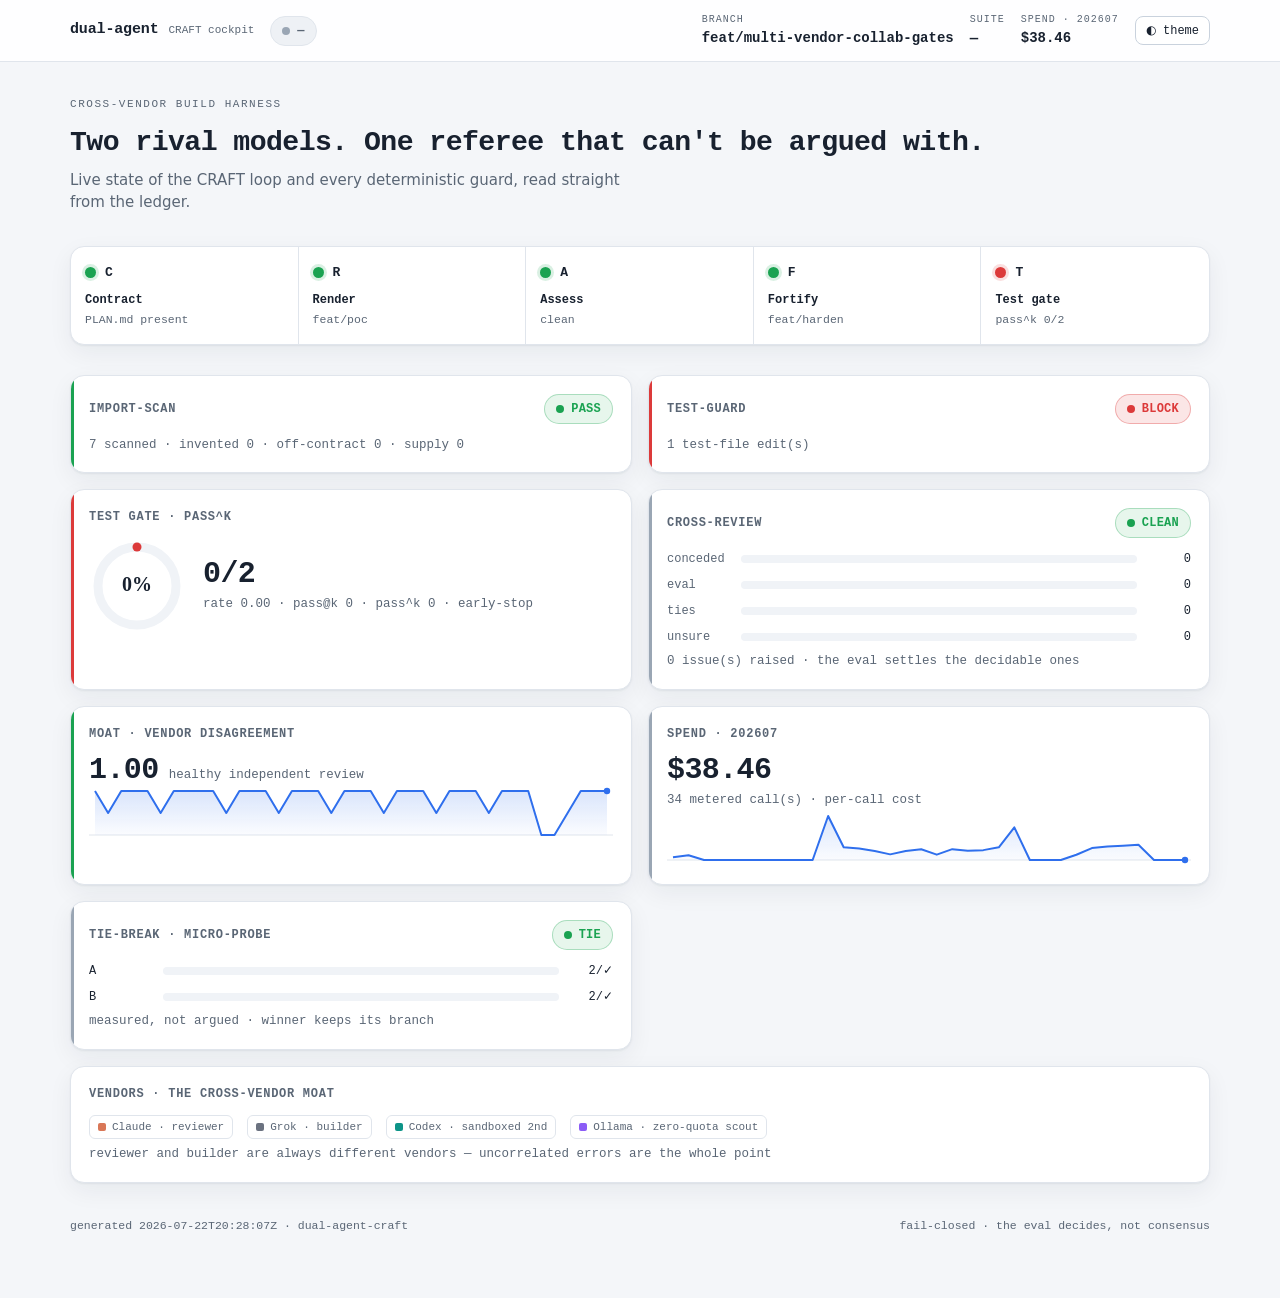
<file: dashboard.html>
<!doctype html>
<html lang="en">
<head>
<meta charset="utf-8">
<meta name="viewport" content="width=device-width, initial-scale=1">
<title>Dual-Agent CRAFT — Cockpit</title>
<style>
:root{
  --mono: ui-monospace,"JetBrains Mono","SF Mono","Cascadia Code",Menlo,Consolas,monospace;
  --sans: system-ui,-apple-system,"Segoe UI",Roboto,Helvetica,Arial,sans-serif;
  --ground:#f4f6f9; --surface:#ffffff; --surface-2:#f0f3f7;
  --ink:#18212f; --muted:#5a6675; --line:#e0e5ec; --line-strong:#c9d2dd;
  --accent:#2f6fed; --accent-ink:#ffffff;
  --ok:#1aa251; --warn:#c9820a; --crit:#dc3a3a; --idle:#9aa6b4;
  --ok-bg:#e7f6ec; --warn-bg:#fbf1dc; --crit-bg:#fbe6e6; --idle-bg:#eef1f5;
  --claude:#d97757; --grok:#6b7280; --codex:#0d9488; --ollama:#8b5cf6;
  --shadow:0 1px 2px rgba(20,30,48,.06),0 8px 24px rgba(20,30,48,.06);
  --r:14px;
}
@media (prefers-color-scheme:dark){
  :root{
    --ground:#0c1117; --surface:#141b24; --surface-2:#0f161e;
    --ink:#e7edf5; --muted:#8b98a9; --line:#232d3a; --line-strong:#31404f;
    --accent:#5b9bff; --accent-ink:#0b1017;
    --ok:#3ad07f; --warn:#f0b429; --crit:#ff6b6b; --idle:#5c6b7c;
    --ok-bg:#10241a; --warn-bg:#2a2110; --crit-bg:#2a1414; --idle-bg:#171f28;
    --claude:#e08a6b; --grok:#9aa3ad; --codex:#22b8a6; --ollama:#a78bfa;
    --shadow:0 1px 2px rgba(0,0,0,.4),0 10px 30px rgba(0,0,0,.35);
  }
}
:root[data-theme="light"]{
  --ground:#f4f6f9; --surface:#ffffff; --surface-2:#f0f3f7;
  --ink:#18212f; --muted:#5a6675; --line:#e0e5ec; --line-strong:#c9d2dd;
  --accent:#2f6fed; --accent-ink:#ffffff;
  --ok:#1aa251; --warn:#c9820a; --crit:#dc3a3a; --idle:#9aa6b4;
  --ok-bg:#e7f6ec; --warn-bg:#fbf1dc; --crit-bg:#fbe6e6; --idle-bg:#eef1f5;
  --claude:#d97757; --grok:#6b7280; --codex:#0d9488; --ollama:#8b5cf6;
  --shadow:0 1px 2px rgba(20,30,48,.06),0 8px 24px rgba(20,30,48,.06);
}
:root[data-theme="dark"]{
  --ground:#0c1117; --surface:#141b24; --surface-2:#0f161e;
  --ink:#e7edf5; --muted:#8b98a9; --line:#232d3a; --line-strong:#31404f;
  --accent:#5b9bff; --accent-ink:#0b1017;
  --ok:#3ad07f; --warn:#f0b429; --crit:#ff6b6b; --idle:#5c6b7c;
  --ok-bg:#10241a; --warn-bg:#2a2110; --crit-bg:#2a1414; --idle-bg:#171f28;
  --claude:#e08a6b; --grok:#9aa3ad; --codex:#22b8a6; --ollama:#a78bfa;
  --shadow:0 1px 2px rgba(0,0,0,.4),0 10px 30px rgba(0,0,0,.35);
}
*{box-sizing:border-box}
html,body{margin:0}
body{
  background:var(--ground); color:var(--ink); font-family:var(--sans);
  font-size:15px; line-height:1.5; -webkit-font-smoothing:antialiased;
}
.wrap{max-width:1180px; margin:0 auto; padding:0 20px 64px}
.mono{font-family:var(--mono); font-variant-numeric:tabular-nums}
.eyebrow{font-family:var(--mono); font-size:11px; letter-spacing:.14em; text-transform:uppercase; color:var(--muted)}

/* --- top status bar --- */
header.bar{
  position:sticky; top:0; z-index:20; background:color-mix(in srgb,var(--surface) 88%,transparent);
  backdrop-filter:blur(10px); border-bottom:1px solid var(--line);
}
.bar-in{max-width:1180px; margin:0 auto; padding:12px 20px; display:flex; align-items:center; gap:16px; flex-wrap:wrap}
.brand{display:flex; align-items:baseline; gap:10px}
.brand b{font-family:var(--mono); font-size:15px; letter-spacing:-.01em}
.brand .v{font-family:var(--mono); font-size:11px; color:var(--muted)}
.bar-spacer{flex:1 1 auto; min-width:8px}
.stat{display:flex; flex-direction:column; gap:1px}
.stat .l{font-family:var(--mono); font-size:10px; letter-spacing:.1em; text-transform:uppercase; color:var(--muted)}
.stat .v{font-family:var(--mono); font-size:14px; font-weight:600}
.toggle{font-family:var(--mono); font-size:12px; border:1px solid var(--line-strong); background:var(--surface);
  color:var(--ink); border-radius:8px; padding:6px 10px; cursor:pointer}
.toggle:hover{border-color:var(--accent)}
.toggle:focus-visible{outline:2px solid var(--accent); outline-offset:2px}

/* --- verdict pill --- */
.pill{display:inline-flex; align-items:center; gap:7px; font-family:var(--mono); font-size:12px; font-weight:600;
  padding:5px 11px; border-radius:999px; letter-spacing:.02em; border:1px solid transparent}
.pill .dot{width:8px; height:8px; border-radius:50%}
.pill.ok{color:var(--ok); background:var(--ok-bg); border-color:color-mix(in srgb,var(--ok) 30%,transparent)}
.pill.warn{color:var(--warn); background:var(--warn-bg); border-color:color-mix(in srgb,var(--warn) 30%,transparent)}
.pill.crit{color:var(--crit); background:var(--crit-bg); border-color:color-mix(in srgb,var(--crit) 34%,transparent)}
.pill.idle{color:var(--muted); background:var(--idle-bg); border-color:var(--line)}
.pill.ok .dot{background:var(--ok)} .pill.warn .dot{background:var(--warn)}
.pill.crit .dot{background:var(--crit)} .pill.idle .dot{background:var(--idle)}
.pill.crit .dot{animation:pulse 1.6s ease-in-out infinite}
@keyframes pulse{0%,100%{opacity:1}50%{opacity:.35}}
@media(prefers-reduced-motion:reduce){.pill.crit .dot{animation:none}}

/* --- hero line --- */
.hero{padding:34px 0 10px}
.hero h1{font-family:var(--mono); font-size:clamp(22px,2.2vw,30px); letter-spacing:-.02em; margin:.35em 0 .15em; text-wrap:balance}
.hero p{color:var(--muted); max-width:60ch; margin:.2em 0 0}

/* --- CRAFT pipeline --- */
.pipe{display:grid; grid-template-columns:repeat(5,1fr); gap:0; margin:22px 0 30px;
  background:var(--surface); border:1px solid var(--line); border-radius:var(--r); box-shadow:var(--shadow); overflow:hidden}
.stage{position:relative; padding:16px 14px 15px; border-right:1px solid var(--line)}
.stage:last-child{border-right:0}
.stage .top{display:flex; align-items:center; gap:9px}
.lamp{width:11px; height:11px; border-radius:50%; box-shadow:0 0 0 3px color-mix(in srgb,currentColor 16%,transparent)}
.stage.ok{color:var(--ok)} .stage.crit{color:var(--crit)} .stage.warn{color:var(--warn)} .stage.idle{color:var(--idle)}
.stage.ok .lamp{background:var(--ok)} .stage.crit .lamp{background:var(--crit)}
.stage.warn .lamp{background:var(--warn)} .stage.idle .lamp{background:var(--idle)}
.stage .k{font-family:var(--mono); font-weight:700; font-size:13px; color:var(--ink)}
.stage .nm{font-family:var(--mono); font-size:12px; color:var(--ink); margin-top:9px; font-weight:600}
.stage .nt{font-size:11.5px; color:var(--muted); margin-top:2px; font-family:var(--mono);
  white-space:nowrap; overflow:hidden; text-overflow:ellipsis}
.stage.crit .lamp{animation:pulse 1.6s ease-in-out infinite}

/* --- bento grid --- */
.grid{display:grid; grid-template-columns:repeat(12,1fr); gap:16px}
.card{grid-column:span 6; background:var(--surface); border:1px solid var(--line); border-radius:var(--r);
  box-shadow:var(--shadow); padding:18px; position:relative; overflow:hidden}
.card.span4{grid-column:span 4} .card.span8{grid-column:span 8} .card.span12{grid-column:span 12}
.card .stripe{position:absolute; left:0; top:0; bottom:0; width:3px; background:var(--idle)}
.card.ok .stripe{background:var(--ok)} .card.warn .stripe{background:var(--warn)} .card.crit .stripe{background:var(--crit)}
.card h3{font-family:var(--mono); font-size:12px; letter-spacing:.06em; text-transform:uppercase; color:var(--muted);
  margin:0 0 12px; display:flex; align-items:center; justify-content:space-between; gap:10px}
.big{font-family:var(--mono); font-size:30px; font-weight:700; letter-spacing:-.02em; line-height:1}
.sub{color:var(--muted); font-size:12.5px; margin-top:6px; font-family:var(--mono)}
.row{display:flex; align-items:baseline; gap:10px; flex-wrap:wrap}
.kv{display:flex; gap:8px; align-items:baseline; font-family:var(--mono); font-size:13px}
.kv .n{color:var(--muted)} .kv .val{font-weight:600}
.bars{display:grid; gap:8px; margin-top:6px}
.barline{display:grid; grid-template-columns:64px 1fr 44px; gap:10px; align-items:center; font-family:var(--mono); font-size:12px}
.track{height:8px; border-radius:5px; background:var(--surface-2); overflow:hidden}
.fill{height:100%; border-radius:5px}
.chip{display:inline-flex; align-items:center; gap:6px; font-family:var(--mono); font-size:11px; padding:3px 8px;
  border-radius:6px; border:1px solid var(--line); color:var(--muted)}
.chip .sw{width:8px;height:8px;border-radius:2px}
canvas{display:block; width:100%; height:56px}
.gauge-wrap{display:flex; align-items:center; gap:18px}
.recorder{font-family:var(--mono); font-size:12px; display:grid; gap:6px; max-height:180px; overflow:auto}
.recorder .re{display:grid; grid-template-columns:118px 54px 1fr; gap:8px; color:var(--muted); align-items:baseline}
.recorder .re .f{color:var(--ink); white-space:nowrap; overflow:hidden; text-overflow:ellipsis}
footer{margin-top:34px; color:var(--muted); font-family:var(--mono); font-size:11.5px; display:flex; justify-content:space-between; flex-wrap:wrap; gap:8px}
@media(max-width:820px){
  .pipe{grid-template-columns:1fr 1fr} .stage:nth-child(2n){border-right:0}
  .card,.card.span4,.card.span8{grid-column:span 12}
}
</style>
</head>
<body>
<header class="bar">
  <div class="bar-in">
    <div class="brand"><b>dual-agent</b><span class="v">CRAFT cockpit</span></div>
    <span id="topVerdict" class="pill idle"><span class="dot"></span>—</span>
    <div class="bar-spacer"></div>
    <div class="stat"><span class="l">branch</span><span class="v" id="sBranch">—</span></div>
    <div class="stat"><span class="l">suite</span><span class="v" id="sSuite">—</span></div>
    <div class="stat"><span class="l">spend · <span id="sMonth"></span></span><span class="v" id="sSpend">—</span></div>
    <button class="toggle" id="themeBtn" aria-label="Toggle theme">◐ theme</button>
  </div>
</header>

<div class="wrap">
  <section class="hero">
    <div class="eyebrow">cross-vendor build harness</div>
    <h1 id="heroTitle">Two rival models. One referee that can't be argued with.</h1>
    <p id="heroSub">Live state of the CRAFT loop and every deterministic guard, read straight from the ledger.</p>
  </section>

  <section class="pipe" id="pipe" aria-label="CRAFT pipeline"></section>

  <section class="grid" id="grid"></section>

  <footer>
    <span id="genStamp">—</span>
    <span>fail-closed · the eval decides, not consensus</span>
  </footer>
</div>

<script>
const L = window.LEDGER = {"state": {"branch": "feat/multi-vendor-collab-gates", "has_plan": true, "poc_branch": "feat/poc", "harden_branch": "feat/harden", "suite": null, "repo": "dual-agent-craft", "stamp": "2026-07-22T20:28:07Z"}, "craft": [{"k": "C", "name": "Contract", "state": "ok", "note": "PLAN.md present"}, {"k": "R", "name": "Render", "state": "ok", "note": "feat/poc"}, {"k": "A", "name": "Assess", "state": "ok", "note": "clean"}, {"k": "F", "name": "Fortify", "state": "ok", "note": "feat/harden"}, {"k": "T", "name": "Test gate", "state": "crit", "note": "pass^k 0/2"}], "guards": [{"name": "import-scan", "verdict": "PASS", "state": "ok", "detail": "7 scanned \u00b7 invented 0 \u00b7 off-contract 0 \u00b7 supply 0"}, {"name": "test-guard", "verdict": "BLOCK", "state": "crit", "detail": "1 test-file edit(s)"}], "review": {"verdict": "clean", "conceded": 0, "eval_decides": 0, "ties": 0, "unsure": 0, "issues": 0}, "eval": {"passes": 0, "k": 2, "pass_pow_k": 0, "pass_at_k": 0, "rate": 0.0, "early_stopped": true}, "tie": {"winner": "tie", "issue": "tie", "a": {"desc": "A", "status": "measured", "pass_pow_k": 1, "passes": 2, "seconds": 0}, "b": {"desc": "B", "status": "measured", "pass_pow_k": 1, "passes": 2, "seconds": 0}}, "month": "202607", "month_spend": 38.46, "spend_series": [0.42, 0.723695, 0.01, 0.01, 0.01, 0.01, 0.01, 0.01, 0.01, 0.01, 6.695963000000002, 1.9371319999999999, 1.7694409999999998, 1.381834, 0.865022, 1.387743, 1.6415479999999998, 0.825159, 1.659996, 1.4168199999999997, 1.509394, 1.9416689999999999, 4.972492999999999, 0.01, 0.01, 0.01, 0.8075490000000001, 1.8192939999999997, 2.058719, 2.169519, 2.3172199999999994, 0.01, 0.01, 0.01], "decorr_series": [1.0, 0.5, 1.0, 1.0, 1.0, 0.5, 1.0, 1.0, 1.0, 1.0, 0.5, 1.0, 1.0, 1.0, 0.5, 1.0, 1.0, 1.0, 0.5, 1.0, 1.0, 1.0, 0.5, 1.0, 1.0, 1.0, 0.5, 1.0, 1.0, 1.0, 0.5, 1.0, 1.0, 1.0, 0.0, 0.0, 0.5, 1.0, 1.0, 1.0], "decorr_last": 1.0} || {};
const $ = (id)=>document.getElementById(id);
const esc = (s)=>String(s==null?'':s).replace(/[&<>"]/g,c=>({'&':'&amp;','<':'&lt;','>':'&gt;','"':'&quot;'}[c]));
const cssv = (n)=>getComputedStyle(document.documentElement).getPropertyValue(n).trim();

/* theme toggle (media query is the default; toggle stamps data-theme) */
(function(){
  const root=document.documentElement, KEY='dac-theme';
  const saved=localStorage.getItem(KEY); if(saved) root.setAttribute('data-theme',saved);
  $('themeBtn').addEventListener('click',()=>{
    const cur=root.getAttribute('data-theme')
      || (matchMedia('(prefers-color-scheme:dark)').matches?'dark':'light');
    const next=cur==='dark'?'light':'dark';
    root.setAttribute('data-theme',next); localStorage.setItem(KEY,next);
    drawAll();
  });
})();

/* status bar */
const st=L.state||{};
$('sBranch').textContent = st.branch || '—';
$('sSuite').textContent = st.suite || '—';
$('sMonth').textContent = L.month || '';
$('sSpend').textContent = '$'+(L.month_spend!=null?L.month_spend.toFixed(2):'0.00');
$('genStamp').textContent = 'generated '+(st.stamp||'')+(st.repo?(' · '+st.repo):'');
(function(){
  const v = st.suite_verdict || 'idle';
  const map={FIT:['ok','FIT'],UNFIT:['crit','UNFIT']};
  const [cls,lab]= map[v] || (st.suite && st.suite.includes('/') && st.suite.split('/')[0]===st.suite.split('/')[1] ? ['ok','GREEN'] : ['idle','—']);
  const p=$('topVerdict'); p.className='pill '+cls; p.innerHTML='<span class="dot"></span>'+lab;
})();

/* CRAFT pipeline */
$('pipe').innerHTML = (L.craft||[]).map(s=>`
  <div class="stage ${s.state}">
    <div class="top"><span class="lamp"></span><span class="k">${esc(s.k)}</span></div>
    <div class="nm">${esc(s.name)}</div>
    <div class="nt" title="${esc(s.note)}">${esc(s.note)}</div>
  </div>`).join('');

/* cards */
const cards=[];
/* guards */
(L.guards||[]).forEach(g=>{
  cards.push(`<div class="card span6 ${g.state}"><span class="stripe"></span>
    <h3>${esc(g.name)} <span class="pill ${g.state}"><span class="dot"></span>${esc(g.verdict)}</span></h3>
    <div class="sub">${esc(g.detail)}</div></div>`);
});
/* eval gauge */
if(L.eval){
  const e=L.eval, pct=e.k?Math.round(100*e.passes/e.k):0, cls=e.pass_pow_k?'ok':'crit';
  cards.push(`<div class="card span6 ${cls}"><span class="stripe"></span>
    <h3>test gate · pass^k</h3>
    <div class="gauge-wrap">
      <canvas class="gauge" width="120" height="120" data-pct="${pct}" data-cls="${cls}" style="width:96px;height:96px;flex:0 0 auto"></canvas>
      <div>
        <div class="big">${e.passes}/${e.k}</div>
        <div class="sub">rate ${(+e.rate).toFixed(2)} · pass@k ${e.pass_at_k} · pass^k ${e.pass_pow_k}${e.early_stopped?' · early-stop':''}</div>
      </div>
    </div></div>`);
}
/* review + decorrelation */
if(L.review){
  const r=L.review;
  const seg=[['conceded',r.conceded,'var(--codex)'],['eval',r.eval_decides,'var(--accent)'],
             ['ties',r.ties,'var(--warn)'],['unsure',r.unsure,'var(--muted)']];
  const total=Math.max(1,r.issues);
  cards.push(`<div class="card span6"><span class="stripe"></span>
    <h3>cross-review <span class="pill ${r.ties?'warn':r.unsure?'warn':'ok'}"><span class="dot"></span>${esc(r.verdict)}</span></h3>
    <div class="bars">${seg.map(([n,val,c])=>`
      <div class="barline"><span style="color:var(--muted)">${n}</span>
        <span class="track"><span class="fill" style="width:${Math.round(100*val/total)}%;background:${c}"></span></span>
        <span style="text-align:right">${val}</span></div>`).join('')}</div>
    <div class="sub">${r.issues} issue(s) raised · the eval settles the decidable ones</div></div>`);
}
/* decorrelation (moat) */
if(L.decorr_series && L.decorr_series.length){
  const last=L.decorr_last, warn=last!=null && last<0.15;
  cards.push(`<div class="card span6 ${warn?'warn':'ok'}"><span class="stripe"></span>
    <h3>moat · vendor disagreement</h3>
    <div class="row"><div class="big">${last!=null?last.toFixed(2):'—'}</div>
      <span class="sub">${warn?'converging — moat weakening':'healthy independent review'}</span></div>
    <canvas class="spark" data-series="decorr" data-warn="${warn?1:0}"></canvas></div>`);
}
/* spend */
if(L.spend_series && L.spend_series.length){
  cards.push(`<div class="card span6"><span class="stripe"></span>
    <h3>spend · ${esc(L.month)}</h3>
    <div class="big">$${(L.month_spend||0).toFixed(2)}</div>
    <div class="sub">${L.spend_series.length} metered call(s) · per-call cost</div>
    <canvas class="spark" data-series="spend"></canvas></div>`);
}
/* tiebreak */
if(L.tie){
  const t=L.tie, A=t.a||{}, B=t.b||{};
  const bar=(o,c)=>{const w=Math.min(100,(o.passes||0)*20+ (o.pass_pow_k?40:0));
    return `<span class="track"><span class="fill" style="width:${w}%;background:${c}"></span></span>`;};
  cards.push(`<div class="card span6"><span class="stripe"></span>
    <h3>tie-break · micro-probe <span class="pill ${t.winner==='none'?'crit':'ok'}"><span class="dot"></span>${esc(t.winner)}</span></h3>
    <div class="bars">
      <div class="barline"><span>A</span>${bar(A,'var(--claude)')}<span style="text-align:right">${A.passes||0}/${A.pass_pow_k?'✓':'·'}</span></div>
      <div class="barline"><span>B</span>${bar(B,'var(--grok)')}<span style="text-align:right">${B.passes||0}/${B.pass_pow_k?'✓':'·'}</span></div>
    </div>
    <div class="sub">measured, not argued · winner keeps its branch</div></div>`);
}
/* vendor legend */
cards.push(`<div class="card span12"><h3>vendors · the cross-vendor moat</h3>
  <div class="row" style="gap:14px">
    <span class="chip"><span class="sw" style="background:var(--claude)"></span>Claude · reviewer</span>
    <span class="chip"><span class="sw" style="background:var(--grok)"></span>Grok · builder</span>
    <span class="chip"><span class="sw" style="background:var(--codex)"></span>Codex · sandboxed 2nd</span>
    <span class="chip"><span class="sw" style="background:var(--ollama)"></span>Ollama · zero-quota scout</span>
  </div>
  <div class="sub">reviewer and builder are always different vendors — uncorrelated errors are the whole point</div></div>`);

$('grid').innerHTML = cards.join('');

/* --- canvas drawing (sparklines + gauge), theme-aware --- */
function drawSpark(cv){
  const series = cv.dataset.series==='spend' ? (L.spend_series||[]) : (L.decorr_series||[]);
  const dpr=devicePixelRatio||1, w=cv.clientWidth||300, h=56;
  cv.width=w*dpr; cv.height=h*dpr; const g=cv.getContext('2d'); g.scale(dpr,dpr);
  g.clearRect(0,0,w,h);
  if(series.length<2){g.fillStyle=cssv('--muted');g.font='12px monospace';g.fillText('not enough data yet',0,20);return;}
  const min=Math.min(...series), max=Math.max(...series), rng=(max-min)||1, pad=6;
  const X=i=>pad+i*(w-2*pad)/(series.length-1), Y=v=>h-pad-(v-min)/rng*(h-2*pad);
  const warn = cv.dataset.warn==='1';
  const stroke = warn?cssv('--warn'):cssv('--accent');
  /* faint grid baseline */
  g.strokeStyle=cssv('--line'); g.lineWidth=1; g.beginPath(); g.moveTo(0,h-pad); g.lineTo(w,h-pad); g.stroke();
  /* area fill */
  g.beginPath(); g.moveTo(X(0),Y(series[0]));
  series.forEach((v,i)=>g.lineTo(X(i),Y(v)));
  g.lineTo(X(series.length-1),h-pad); g.lineTo(X(0),h-pad); g.closePath();
  const grad=g.createLinearGradient(0,0,0,h);
  grad.addColorStop(0,stroke+'33'); grad.addColorStop(1,stroke+'00'); g.fillStyle=grad; g.fill();
  /* line */
  g.beginPath(); series.forEach((v,i)=>i?g.lineTo(X(i),Y(v)):g.moveTo(X(i),Y(v)));
  g.strokeStyle=stroke; g.lineWidth=2; g.lineJoin='round'; g.stroke();
  /* emphasized endpoint */
  g.beginPath(); g.arc(X(series.length-1),Y(series[series.length-1]),3.2,0,7); g.fillStyle=stroke; g.fill();
}
function drawGauge(cv){
  const pct=+cv.dataset.pct, cls=cv.dataset.cls, dpr=devicePixelRatio||1, s=96;
  cv.width=s*dpr; cv.height=s*dpr; const g=cv.getContext('2d'); g.scale(dpr,dpr);
  g.clearRect(0,0,s,s); const cx=s/2,cy=s/2,r=s/2-9, a0=-Math.PI/2;
  g.lineWidth=9; g.lineCap='round';
  g.beginPath(); g.arc(cx,cy,r,0,2*Math.PI); g.strokeStyle=cssv('--surface-2'); g.stroke();
  g.beginPath(); g.arc(cx,cy,r,a0,a0+2*Math.PI*pct/100); g.strokeStyle=cls==='ok'?cssv('--ok'):cssv('--crit'); g.stroke();
  g.fillStyle=cssv('--ink'); g.textAlign='center'; g.textBaseline='middle';
  g.font='700 20px '+cssv('--mono').split(',')[0]; g.fillText(pct+'%',cx,cy);
}
function drawAll(){
  document.querySelectorAll('canvas.spark').forEach(drawSpark);
  document.querySelectorAll('canvas.gauge').forEach(drawGauge);
}
addEventListener('resize',drawAll); drawAll();
</script>
</body>
</html>
</file>
